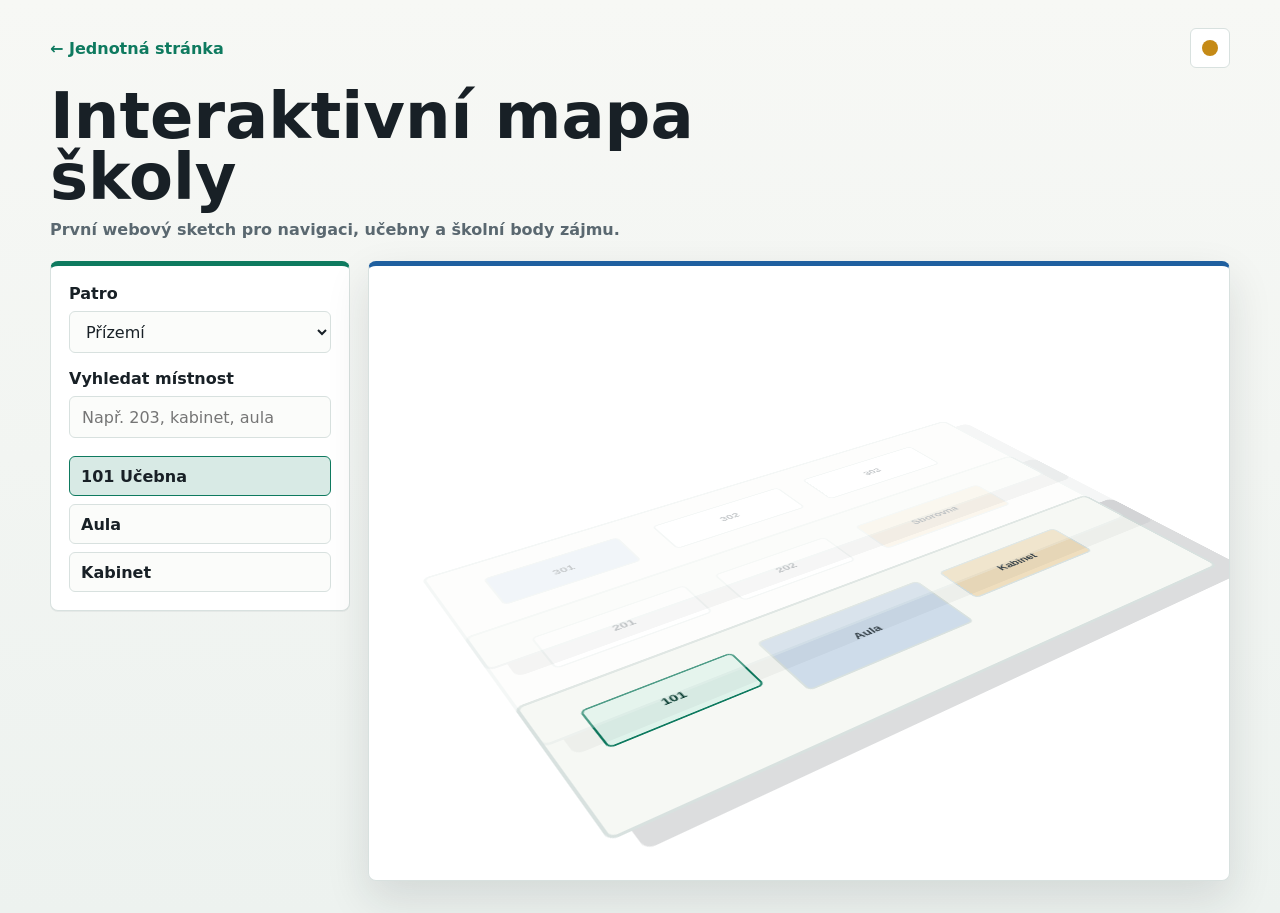
<file: 3D mapa skoly/Interaktivni mapa skoly/index.html>
<!doctype html>
<html lang="cs">
<head>
  <meta charset="utf-8">
  <meta name="viewport" content="width=device-width, initial-scale=1">
  <title>SAI GEVO | Interaktivní mapa školy</title>
  <link rel="stylesheet" href="styles.css">
</head>
<body>
  <header class="app-header">
    <div class="header-top">
      <a href="../../Landing page/Jednotna stranka/index.html" class="back-link">← Jednotná stránka</a>
      <button class="theme-toggle" type="button" id="theme-toggle" aria-label="Přepnout tmavý režim" aria-pressed="false"><span class="theme-icon" aria-hidden="true"></span></button>
    </div>
    <h1>Interaktivní mapa školy</h1>
    <p>První webový sketch pro navigaci, učebny a školní body zájmu.</p>
  </header>

  <main class="map-layout">
    <aside class="control-panel" aria-label="Ovládání mapy">
      <label for="floor-select">Patro</label>
      <select id="floor-select">
        <option value="0">Přízemí</option>
        <option value="1">1. patro</option>
        <option value="2">2. patro</option>
      </select>

      <label for="room-search">Vyhledat místnost</label>
      <input id="room-search" type="search" placeholder="Např. 203, kabinet, aula">

      <div class="room-list" id="room-list" aria-live="polite"></div>
    </aside>

    <section class="school-stage" aria-label="Schematická mapa školy">
      <!-- This prototype uses HTML/CSS blocks now; the same file split can later host Three.js or exported graphics. -->
      <div class="building" id="building"></div>
    </section>
  </main>

  <script src="script.js"></script>
</body>
</html>
</file>
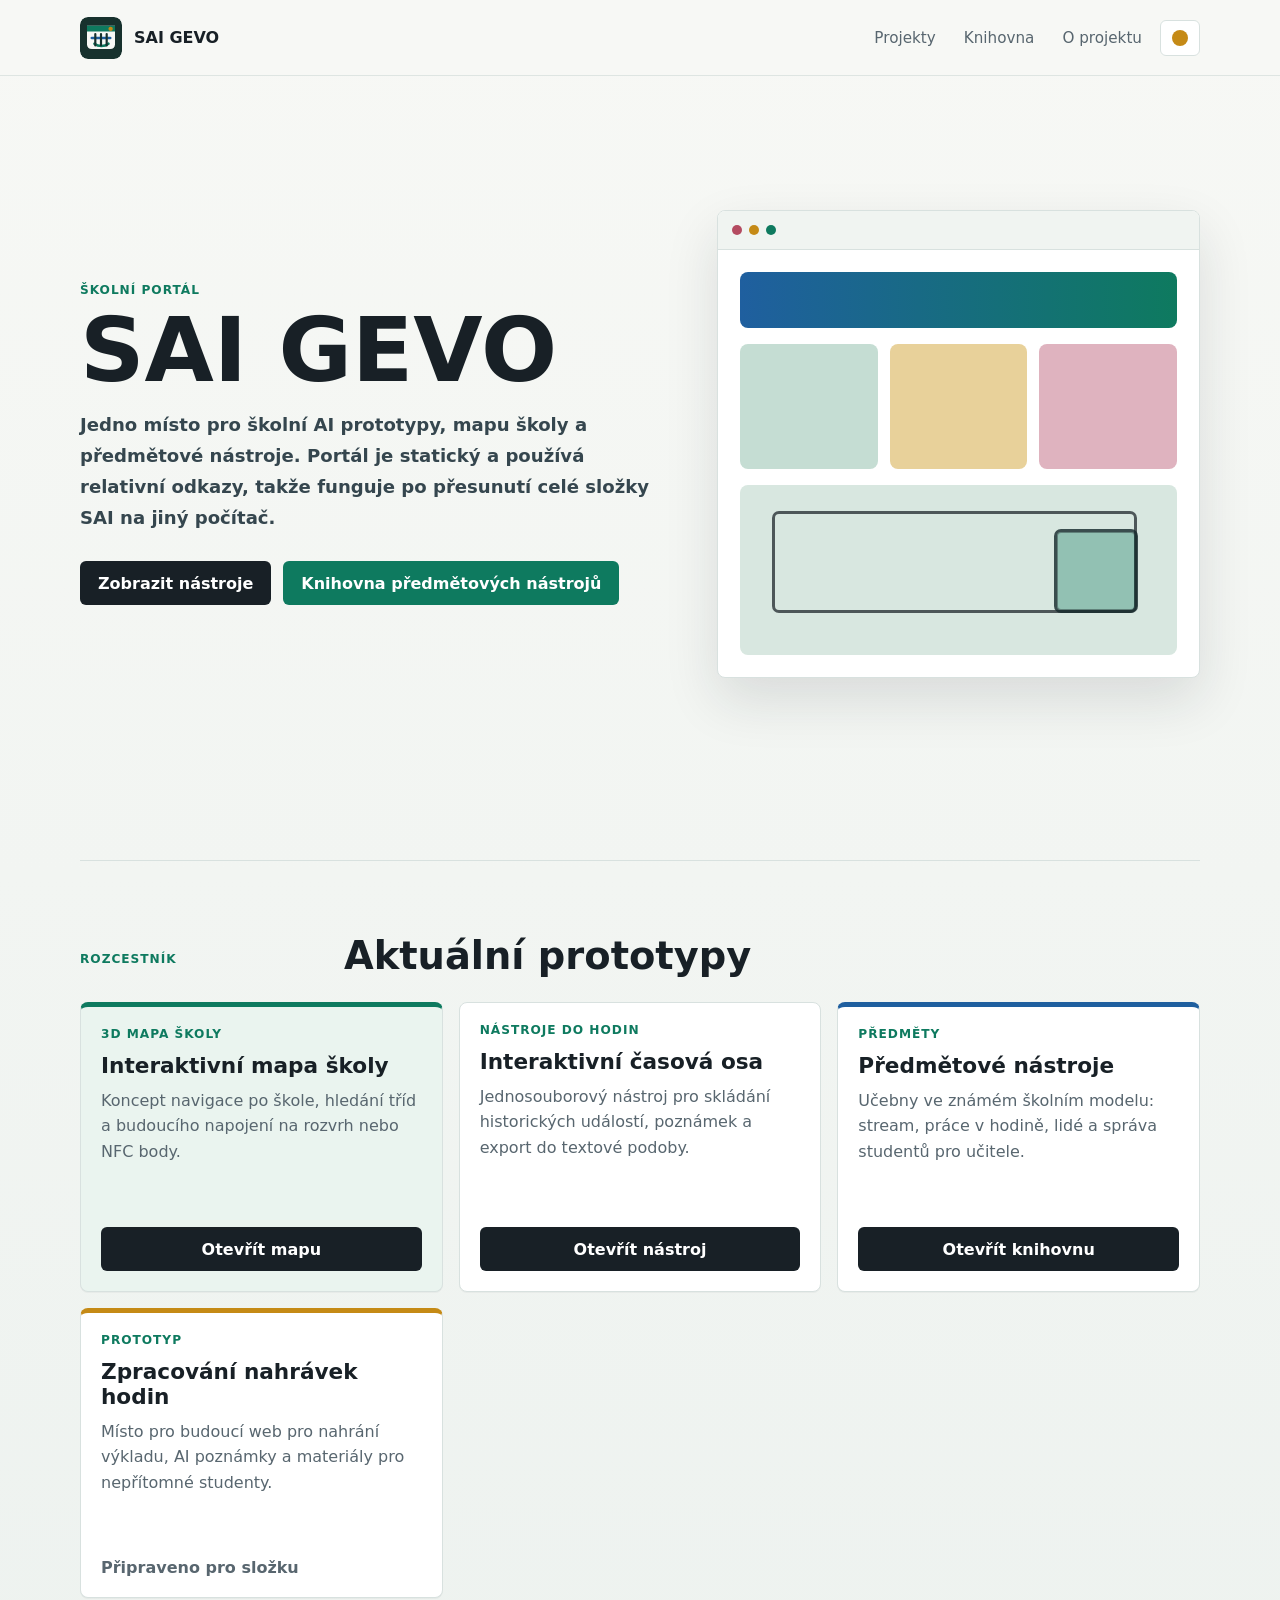
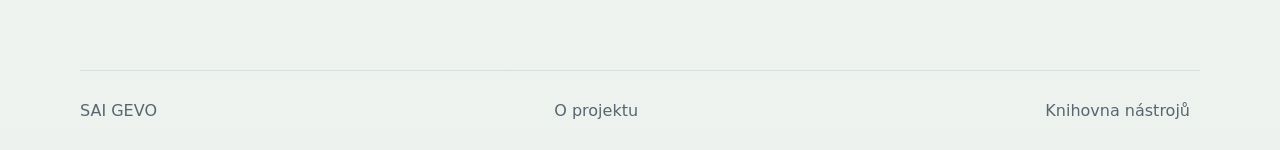
<file: Landing page/Jednotna stranka/index.html>
<!doctype html>
<html lang="cs">
<head>
  <meta charset="utf-8">
  <meta name="viewport" content="width=device-width, initial-scale=1">
  <title>SAI GEVO | Jednotná stránka</title>
  <link rel="stylesheet" href="styles.css">
</head>
<body>
  <header class="site-header">
    <a class="brand" href="./index.html" aria-label="SAI GEVO domů">
      <img src="./graphics/sai-mark.svg" alt="" width="42" height="42">
      <span>SAI GEVO</span>
    </a>
    <nav class="top-nav" aria-label="Hlavní navigace">
      <a href="#projekty">Projekty</a>
      <a href="../Knihovna nastroju/index.html">Knihovna</a>
      <a href="./o-projektu.html">O projektu</a>
      <button class="theme-toggle" type="button" aria-label="Přepnout tmavý režim" aria-pressed="false">
        <span class="theme-icon" aria-hidden="true"></span>
      </button>
    </nav>
  </header>

  <main>
    <section class="hero" aria-labelledby="hero-title">
      <div class="hero-copy">
        <p class="eyebrow">Školní portál</p>
        <h1 id="hero-title">SAI GEVO</h1>
        <p>
          Jedno místo pro školní AI prototypy, mapu školy a předmětové
          nástroje. Portál je statický a používá relativní odkazy, takže
          funguje po přesunutí celé složky SAI na jiný počítač.
        </p>
        <div class="hero-actions">
          <a class="button primary" href="#projekty">Zobrazit nástroje</a>
          <a class="button classroom" href="../Knihovna nastroju/index.html">Knihovna předmětových nástrojů</a>
        </div>
      </div>
      <div class="hero-panel" aria-label="Náhled portálu">
        <div class="panel-top">
          <span></span><span></span><span></span>
        </div>
        <div class="portal-preview">
          <div class="preview-row wide"></div>
          <div class="preview-grid">
            <div></div><div></div><div></div>
          </div>
          <div class="preview-map"></div>
        </div>
      </div>
    </section>

    <section class="section" id="projekty" aria-labelledby="projekty-title">
      <div class="section-heading">
        <p class="eyebrow">Rozcestník</p>
        <h2 id="projekty-title">Aktuální prototypy</h2>
      </div>

      <div class="tool-grid">
        <!-- Relative links start from this index file and keep working after moving the whole SAI folder. -->
        <article class="tool-card featured">
          <div>
            <p class="tag">3D mapa školy</p>
            <h3>Interaktivní mapa školy</h3>
            <p>
              Koncept navigace po škole, hledání tříd a budoucího napojení
              na rozvrh nebo NFC body.
            </p>
          </div>
          <a class="card-link" href="../../3D mapa skoly/Interaktivni mapa skoly/index.html">Otevřít mapu</a>
        </article>

        <article class="tool-card">
          <div>
            <p class="tag">Nástroje do hodin</p>
            <h3>Interaktivní časová osa</h3>
            <p>
              Jednosouborový nástroj pro skládání historických událostí,
              poznámek a export do textové podoby.
            </p>
          </div>
          <a class="card-link" href="../../Nastroje do hodin/Casova osa historie/casova-osa-historie.html">Otevřít nástroj</a>
        </article>

        <article class="tool-card library-card">
          <div>
            <p class="tag">Předměty</p>
            <h3>Předmětové nástroje</h3>
            <p>
              Učebny ve známém školním modelu: stream, práce v hodině,
              lidé a správa studentů pro učitele.
            </p>
          </div>
          <a class="card-link" href="../Knihovna nastroju/index.html">Otevřít knihovnu</a>
        </article>

        <article class="tool-card muted">
          <div>
            <p class="tag">Prototyp</p>
            <h3>Zpracování nahrávek hodin</h3>
            <p>
              Místo pro budoucí web pro nahrání výkladu, AI poznámky
              a materiály pro nepřítomné studenty.
            </p>
          </div>
          <span class="status">Připraveno pro složku</span>
        </article>
      </div>
    </section>
  </main>

  <footer class="site-footer">
    <span>SAI GEVO</span>
    <a href="./o-projektu.html">O projektu</a>
    <a href="../Knihovna nastroju/index.html">Knihovna nástrojů</a>
  </footer>

  <script src="script.js"></script>
</body>
</html>
</file>
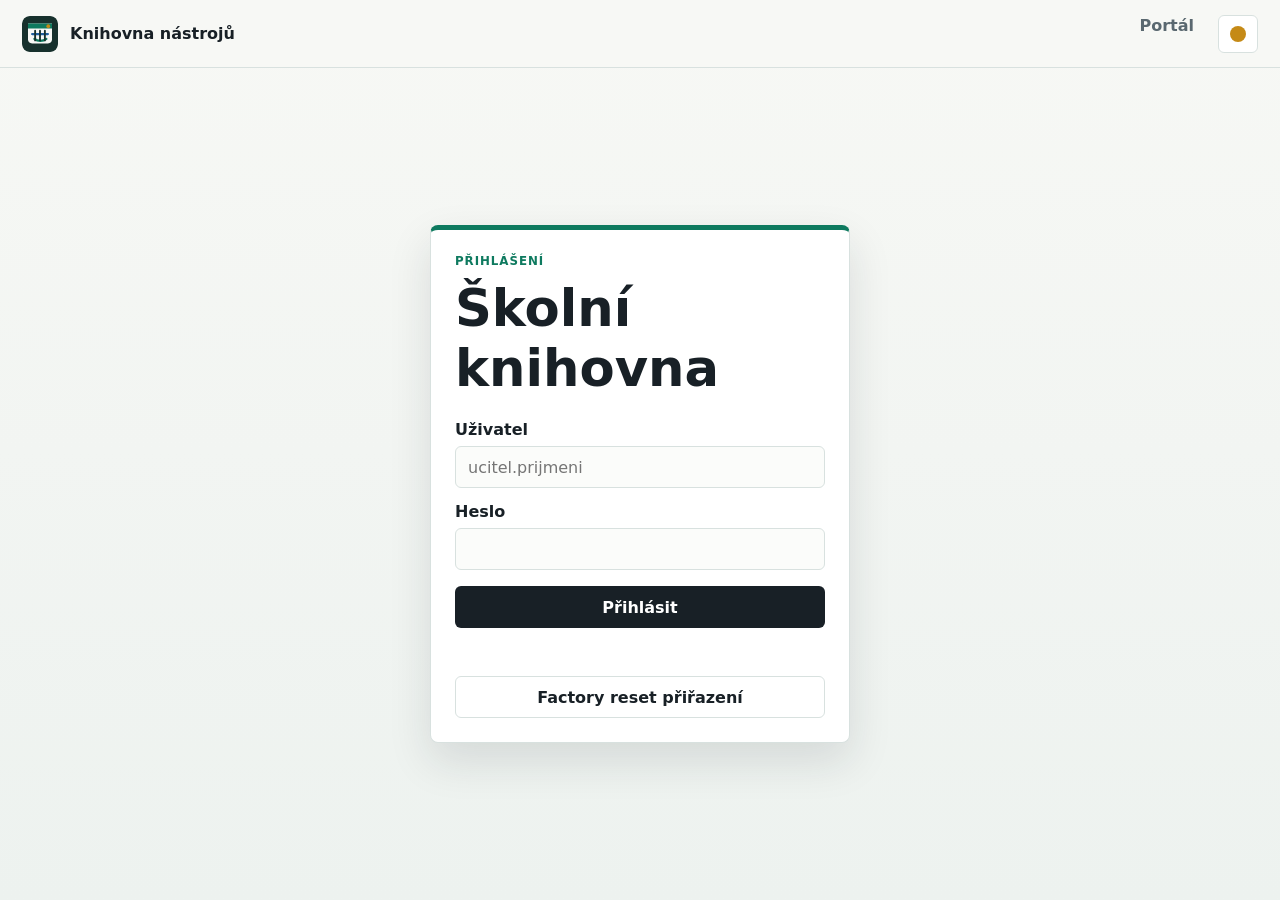
<file: Landing page/Knihovna nastroju/index.html>
<!doctype html>
<html lang="cs">
<head>
  <meta charset="utf-8">
  <meta name="viewport" content="width=device-width, initial-scale=1">
  <title>SAI GEVO | Knihovna nástrojů</title>
  <link rel="stylesheet" href="styles.css">
</head>
<body>
  <header class="classroom-header">
    <a class="brand" href="../Jednotna stranka/index.html">
      <img src="../Jednotna stranka/graphics/sai-mark.svg" alt="" width="36" height="36">
      <span>Knihovna nástrojů</span>
    </a>
    <nav aria-label="Knihovna">
      <a href="../Jednotna stranka/index.html">Portál</a>
      <span class="user-chip" id="user-chip"></span>
      <button class="sign-out" type="button" id="sign-out">Odhlásit</button>
      <button class="theme-toggle" type="button" id="theme-toggle" aria-label="Přepnout tmavý režim" aria-pressed="false"><span class="theme-icon" aria-hidden="true"></span></button>
    </nav>
  </header>

  <main class="login-shell" id="login-shell">
    <section class="login-card" aria-labelledby="login-title">
      <p class="eyebrow">Přihlášení</p>
      <h1 id="login-title">Školní knihovna</h1>
      <form id="login-form">
        <label for="username">Uživatel</label>
        <input id="username" name="username" autocomplete="username" required placeholder="ucitel.prijmeni">

        <label for="password">Heslo</label>
        <input id="password" name="password" autocomplete="current-password" required type="password">

        <button type="submit">Přihlásit</button>
        <p class="login-error" id="login-error" role="alert"></p>
      </form>
      <button class="factory-reset" type="button" id="factory-reset">Factory reset přiřazení</button>
    </section>
  </main>

  <main class="classroom-shell" id="classroom-shell">
    <aside class="sidebar" aria-label="Předměty">
      <div id="subject-list"></div>
    </aside>

    <section class="content" aria-labelledby="library-title">
      <div class="hero-strip">
        <div>
          <p class="eyebrow" id="library-eyebrow">Školní učebny</p>
          <h1 id="library-title">Moje předměty</h1>
        </div>
        <input id="tool-search" type="search" placeholder="Hledat předmět nebo nástroj">
      </div>

      <div class="top-tabs" id="top-tabs" aria-label="Sekce knihovny"></div>

      <div class="view-tools">
        <button class="back-to-subjects" id="back-to-subjects" type="button">Všechny předměty</button>
        <h2 id="subject-title"></h2>
      </div>

      <div class="class-grid" id="class-grid">
        <!-- Cards are rendered from script.js so subjects and tools stay in one data source. -->
      </div>
    </section>
  </main>

  <script src="script.js"></script>
</body>
</html>
</file>
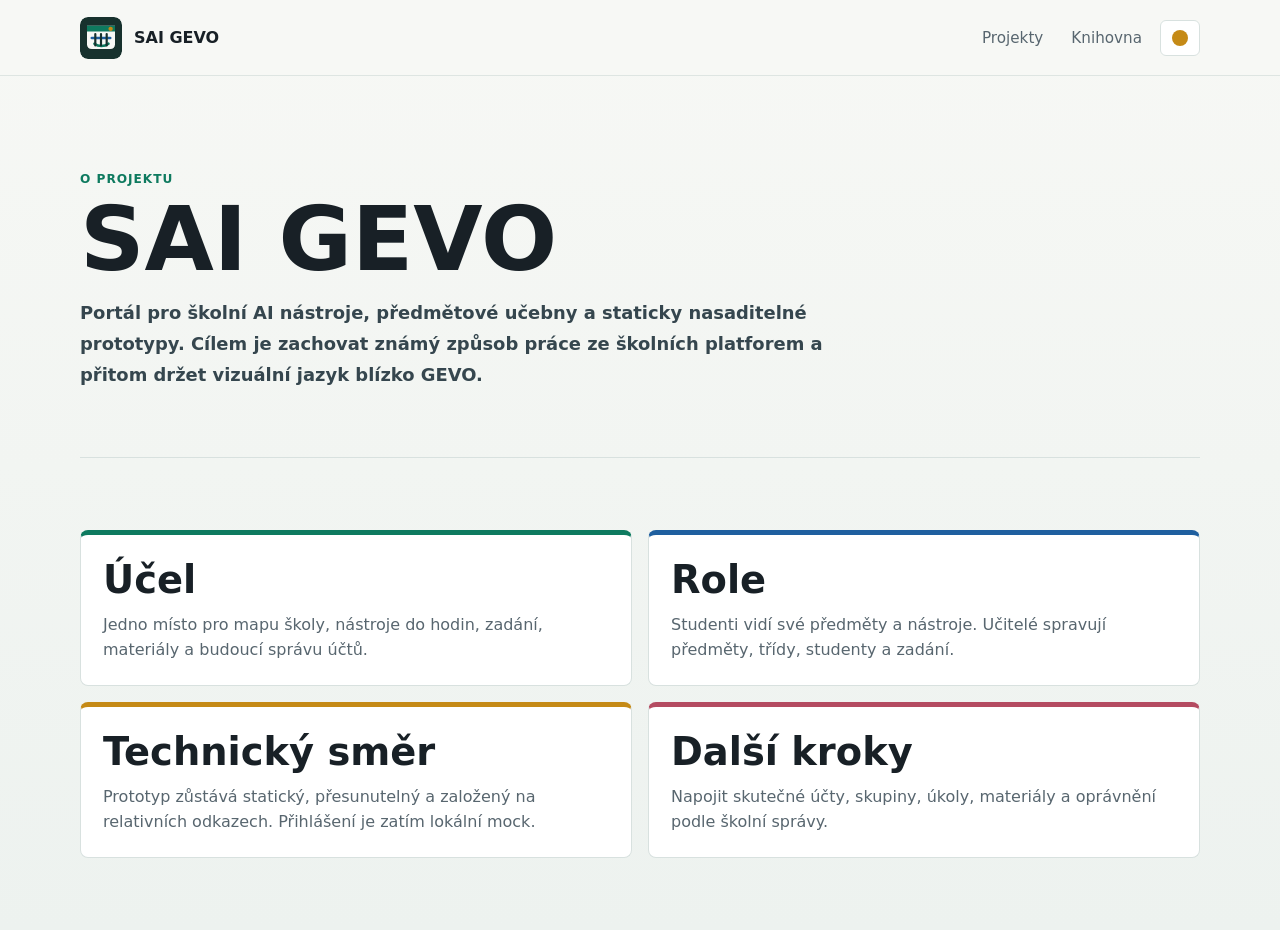
<file: Landing page/Jednotna stranka/o-projektu.html>
<!doctype html>
<html lang="cs">
<head>
  <meta charset="utf-8">
  <meta name="viewport" content="width=device-width, initial-scale=1">
  <title>SAI GEVO | O projektu</title>
  <link rel="stylesheet" href="styles.css">
</head>
<body>
  <header class="site-header">
    <a class="brand" href="./index.html" aria-label="SAI GEVO domů">
      <img src="./graphics/sai-mark.svg" alt="" width="42" height="42">
      <span>SAI GEVO</span>
    </a>
    <nav class="top-nav" aria-label="Hlavní navigace">
      <a href="./index.html#projekty">Projekty</a>
      <a href="../Knihovna nastroju/index.html">Knihovna</a>
      <button class="theme-toggle" type="button" aria-label="Přepnout tmavý režim" aria-pressed="false">
        <span class="theme-icon" aria-hidden="true"></span>
      </button>
    </nav>
  </header>

  <main>
    <section class="about-hero">
      <p class="eyebrow">O projektu</p>
      <h1>SAI GEVO</h1>
      <p>Portál pro školní AI nástroje, předmětové učebny a staticky nasaditelné prototypy. Cílem je zachovat známý způsob práce ze školních platforem a přitom držet vizuální jazyk blízko GEVO.</p>
    </section>

    <section class="section">
      <div class="about-grid">
        <article>
          <h2>Účel</h2>
          <p>Jedno místo pro mapu školy, nástroje do hodin, zadání, materiály a budoucí správu účtů.</p>
        </article>
        <article>
          <h2>Role</h2>
          <p>Studenti vidí své předměty a nástroje. Učitelé spravují předměty, třídy, studenty a zadání.</p>
        </article>
        <article>
          <h2>Technický směr</h2>
          <p>Prototyp zůstává statický, přesunutelný a založený na relativních odkazech. Přihlášení je zatím lokální mock.</p>
        </article>
        <article>
          <h2>Další kroky</h2>
          <p>Napojit skutečné účty, skupiny, úkoly, materiály a oprávnění podle školní správy.</p>
        </article>
      </div>
    </section>
  </main>

  <script src="script.js"></script>
</body>
</html>
</file>
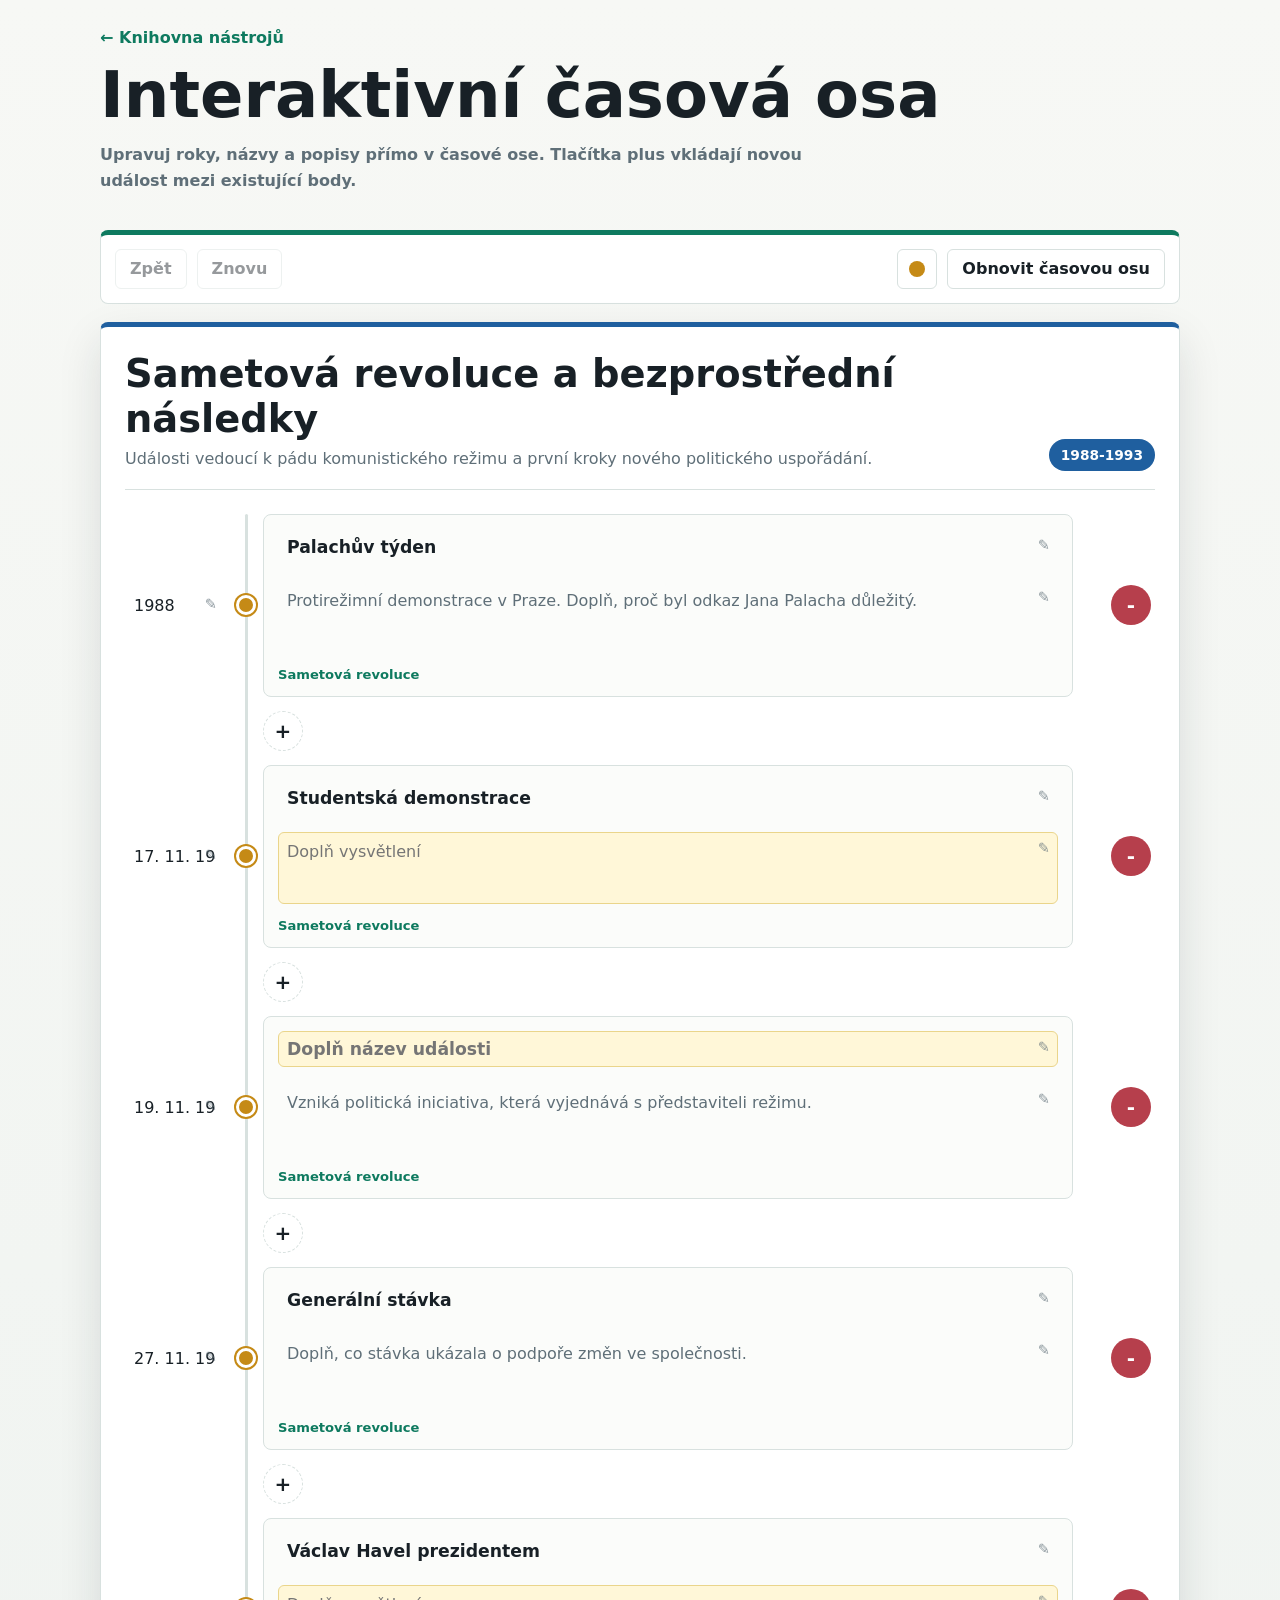
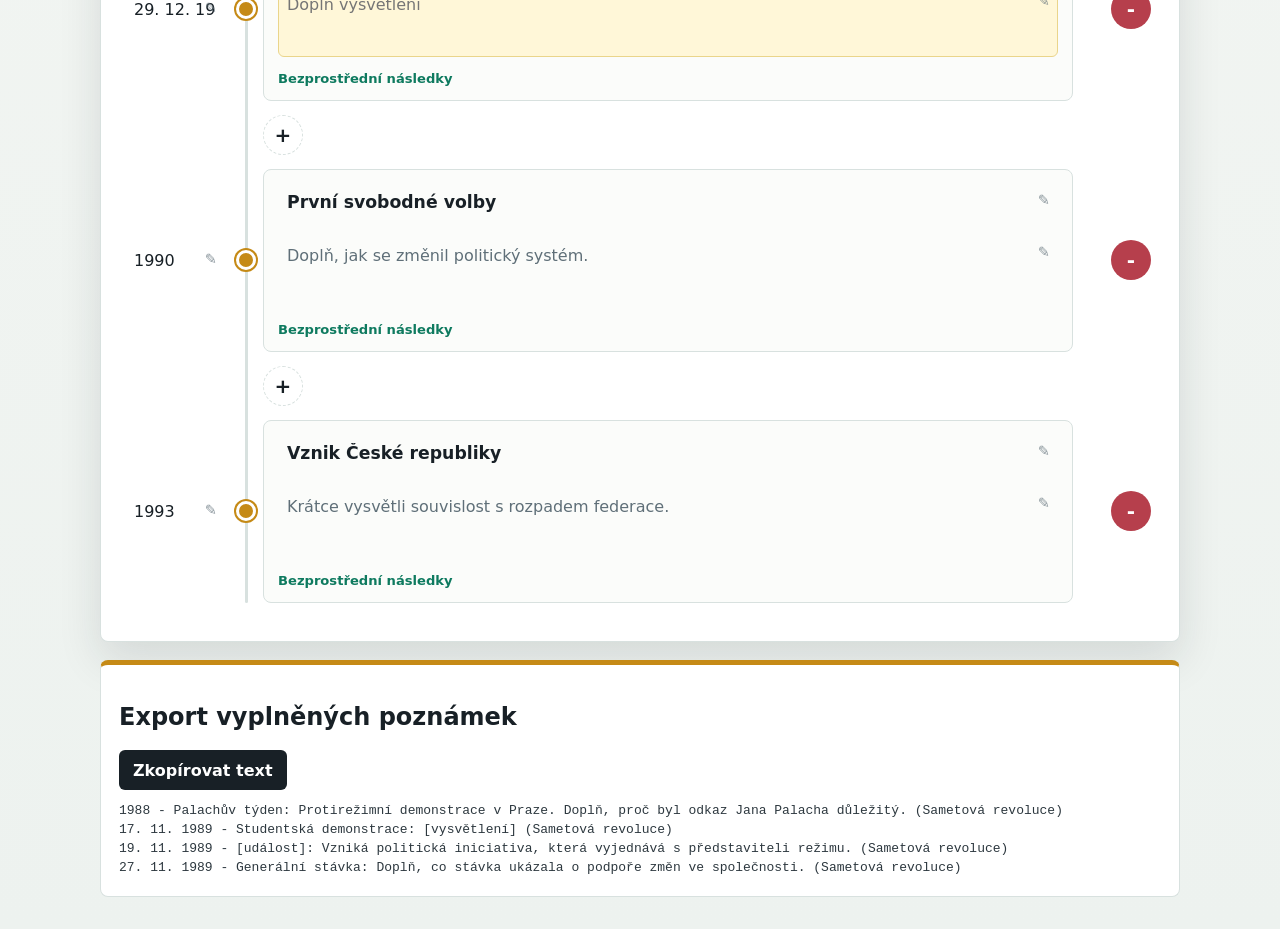
<file: Nastroje do hodin/Casova osa historie/casova-osa-historie.html>
<!doctype html>
<html lang="cs">
<head>
  <meta charset="utf-8">
  <meta name="viewport" content="width=device-width, initial-scale=1">
  <title>SAI GEVO | Interaktivní časová osa</title>
  <style>
    :root {
      color-scheme: light;
      --ink: #182026;
      --muted: #5f6f78;
      --line: #d8e1df;
      --paper: #f7f8f5;
      --paper-deep: #edf2ef;
      --panel: #ffffff;
      --green: #0e7a5f;
      --blue: #1f5f9f;
      --gold: #c58a16;
      --danger: #b63f4c;
      --field: #fbfcfa;
      --focus-field: #ffffff;
      --empty-bg: #fff7d8;
      --empty-border: #ead58b;
      --empty-ink: #8b6b10;
      --export-ink: #2d383f;
      --button-ink: #ffffff;
      --shadow: 0 18px 44px rgba(24, 32, 38, 0.12);
      --axis-x: 120px;
    }

    [data-theme="dark"] {
      color-scheme: dark;
      --ink: #edf3f0;
      --muted: #a9b8b3;
      --line: #33443f;
      --paper: #101615;
      --paper-deep: #0d1312;
      --panel: #17201e;
      --green: #72d3b2;
      --blue: #80b7ef;
      --gold: #e2b75d;
      --danger: #e06b78;
      --field: #1d2825;
      --focus-field: #22322e;
      --empty-bg: #403819;
      --empty-border: #806d24;
      --empty-ink: #f1d984;
      --export-ink: #d9e5e0;
      --button-ink: #111817;
      --shadow: 0 18px 48px rgba(0, 0, 0, 0.38);
    }

    * { box-sizing: border-box; }

    body {
      margin: 0;
      color: var(--ink);
      background: linear-gradient(180deg, var(--paper) 0, var(--paper-deep) 100%);
      font-family: Inter, ui-sans-serif, system-ui, -apple-system, BlinkMacSystemFont, "Segoe UI", sans-serif;
    }

    header,
    main {
      width: min(1080px, calc(100% - 32px));
      margin: 0 auto;
    }

    header { padding: 28px 0 20px; }

    a {
      color: var(--green);
      font-weight: 800;
      text-decoration: none;
    }

    h1 {
      margin: 18px 0 8px;
      font-size: clamp(2.4rem, 5vw, 4.8rem);
      line-height: 0.96;
      letter-spacing: 0;
    }

    header p {
      max-width: 760px;
      color: var(--muted);
      line-height: 1.6;
      font-weight: 550;
    }

    .toolbar,
    .timeline,
    .export-box {
      border: 1px solid var(--line);
      border-radius: 8px;
      background: var(--panel);
    }

    .toolbar {
      display: flex;
      align-items: center;
      justify-content: space-between;
      gap: 12px;
      margin-bottom: 18px;
      padding: 14px;
      border-top: 5px solid var(--green);
    }

    .toolbar-group {
      display: flex;
      gap: 10px;
      flex-wrap: wrap;
    }

    button {
      min-height: 40px;
      border: 0;
      border-radius: 6px;
      padding: 0 14px;
      color: var(--button-ink);
      background: var(--ink);
      font: inherit;
      font-weight: 800;
      cursor: pointer;
    }

    button:disabled {
      cursor: not-allowed;
      opacity: 0.45;
    }

    .secondary {
      color: var(--ink);
      border: 1px solid var(--line);
      background: var(--panel);
    }

    .theme-toggle {
      width: 40px;
      min-height: 40px;
      padding: 0;
      border: 1px solid var(--line);
      background: var(--panel);
    }

    .theme-icon {
      display: block;
      width: 16px;
      height: 16px;
      margin: 0 auto;
      border-radius: 50%;
      background: var(--gold);
      box-shadow: 7px -5px 0 -2px var(--panel);
    }

    [data-theme="dark"] .theme-icon {
      background: var(--blue);
      box-shadow: 7px -5px 0 -2px var(--panel);
    }

    .timeline {
      min-height: 520px;
      padding: 24px;
      border-top: 5px solid var(--blue);
      box-shadow: var(--shadow);
    }

    .timeline-heading {
      display: flex;
      align-items: end;
      justify-content: space-between;
      gap: 16px;
      margin-bottom: 24px;
      border-bottom: 1px solid var(--line);
      padding-bottom: 18px;
    }

    .timeline-heading h2 {
      margin: 0 0 6px;
      font-size: clamp(1.4rem, 3vw, 2.4rem);
    }

    .timeline-heading p {
      margin: 0;
      color: var(--muted);
      line-height: 1.5;
    }

    .badge {
      flex: 0 0 auto;
      border-radius: 999px;
      padding: 8px 12px;
      color: #fff;
      background: var(--blue);
      font-weight: 800;
      font-size: 0.86rem;
    }

    .timeline-events {
      position: relative;
    }

    .timeline-events::before {
      content: "";
      position: absolute;
      left: var(--axis-x);
      top: 0;
      bottom: 14px;
      width: 3px;
      border-radius: 999px;
      background: var(--line);
    }

    .event {
      display: grid;
      grid-template-columns: 100px 1fr 44px;
      gap: 38px;
      padding: 0 0 14px;
      position: relative;
    }

    .year-field {
      align-self: center;
      font-weight: 900;
      color: var(--blue);
    }

    .year-wrap {
      align-self: center;
    }

    .event-card {
      border: 1px solid var(--line);
      border-radius: 8px;
      padding: 14px;
      background: var(--field);
      position: relative;
    }

    .event-card::before {
      content: "";
      position: absolute;
      left: -28px;
      top: 50%;
      width: 14px;
      height: 14px;
      border: 3px solid var(--panel);
      border-radius: 50%;
      background: var(--gold);
      box-shadow: 0 0 0 2px var(--gold);
      transform: translateY(-50%);
      z-index: 1;
    }

    .field-wrap {
      position: relative;
    }

    .field-wrap + .field-wrap {
      margin-top: 8px;
    }

    .edit-hint {
      position: absolute;
      right: 8px;
      top: 8px;
      color: var(--muted);
      pointer-events: none;
      font-size: 0.9rem;
      opacity: 0.72;
    }

    .editable {
      width: 100%;
      border: 1px solid transparent;
      border-radius: 6px;
      padding: 7px 8px;
      color: var(--ink);
      background: transparent;
      font: inherit;
    }

    .editable:focus {
      border-color: var(--blue);
      outline: 3px solid rgba(31, 95, 159, 0.14);
      background: var(--focus-field);
    }

    .event-title {
      margin-bottom: 8px;
      font-size: 1.08rem;
      font-weight: 900;
      padding-right: 30px;
    }

    .event-note {
      min-height: 72px;
      overflow: hidden;
      color: var(--muted);
      line-height: 1.5;
      resize: none;
      padding-right: 30px;
    }

    .event-meta {
      margin-top: 10px;
      color: var(--green);
      font-size: 0.82rem;
      font-weight: 800;
    }

    .empty-field {
      color: var(--empty-ink);
      background: var(--empty-bg);
      border-color: var(--empty-border);
    }

    .event-actions {
      align-self: center;
      display: grid;
      gap: 8px;
    }

    .icon-button,
    .insert-button {
      width: 40px;
      min-height: 40px;
      padding: 0;
      border-radius: 50%;
      display: grid;
      place-items: center;
      font-size: 1.25rem;
      line-height: 1;
    }

    .delete-button { background: var(--danger); }

    .insert-row {
      display: grid;
      grid-template-columns: 100px 1fr 44px;
      gap: 38px;
      padding: 0 0 14px;
    }

    .insert-button {
      grid-column: 2;
      justify-self: start;
      color: var(--ink);
      border: 1px dashed var(--line);
      background: var(--panel);
    }

    .export-box {
      margin: 18px 0 32px;
      padding: 18px;
      border-top: 5px solid var(--gold);
    }

    pre {
      overflow-x: auto;
      overflow-y: hidden;
      white-space: pre-wrap;
      line-height: 1.45;
      height: 5.8em;
      margin: 12px 0 0;
      color: var(--export-ink);
    }

    @media (max-width: 760px) {
      .toolbar,
      .timeline-heading {
        align-items: flex-start;
        flex-direction: column;
      }

      .event,
      .insert-row {
        --axis-x: 88px;
        grid-template-columns: 70px 1fr 44px;
        gap: 36px;
      }
    }

    @media (max-width: 560px) {
      .timeline { padding: 16px; }

      .event { grid-template-columns: 1fr 44px; }

      .year-wrap { grid-column: 1 / -1; }

      .timeline-events::before,
      .event-card::before { display: none; }

      .insert-row {
        display: flex;
        padding-left: 0;
      }
    }
  </style>
</head>
<body>
  <header>
    <a href="../../Landing page/Knihovna nastroju/index.html">← Knihovna nástrojů</a>
    <h1>Interaktivní časová osa</h1>
    <p>Upravuj roky, názvy a popisy přímo v časové ose. Tlačítka plus vkládají novou událost mezi existující body.</p>
  </header>

  <main>
    <section class="toolbar" aria-label="Ovládání časové osy">
      <div class="toolbar-group">
        <button class="secondary" type="button" id="undo-button">Zpět</button>
        <button class="secondary" type="button" id="redo-button">Znovu</button>
      </div>
      <div class="toolbar-group">
        <button class="secondary theme-toggle" type="button" id="theme-toggle" aria-label="Přepnout tmavý režim" aria-pressed="false"><span class="theme-icon" aria-hidden="true"></span></button>
        <button class="secondary" type="button" id="reset-fields">Obnovit časovou osu</button>
      </div>
    </section>

    <section class="timeline" id="timeline" aria-label="Časová osa"></section>

    <section class="export-box" aria-labelledby="export-title">
      <h2 id="export-title">Export vyplněných poznámek</h2>
      <button type="button" id="copy-export">Zkopírovat text</button>
      <pre id="export-text"></pre>
    </section>
  </main>

  <script>
    const timelines = [
      {
        id: "samet",
        title: "Sametová revoluce a bezprostřední následky",
        category: "Sametová revoluce",
        period: "1988-1993",
        description: "Události vedoucí k pádu komunistického režimu a první kroky nového politického uspořádání.",
        events: [
          { year: "1988", title: "Palachův týden", note: "Protirežimní demonstrace v Praze. Doplň, proč byl odkaz Jana Palacha důležitý.", category: "Sametová revoluce" },
          { year: "17. 11. 1989", title: "Studentská demonstrace", note: "", category: "Sametová revoluce" },
          { year: "19. 11. 1989", title: "", note: "Vzniká politická iniciativa, která vyjednává s představiteli režimu.", category: "Sametová revoluce" },
          { year: "27. 11. 1989", title: "Generální stávka", note: "Doplň, co stávka ukázala o podpoře změn ve společnosti.", category: "Sametová revoluce" },
          { year: "29. 12. 1989", title: "Václav Havel prezidentem", note: "", category: "Bezprostřední následky" },
          { year: "1990", title: "První svobodné volby", note: "Doplň, jak se změnil politický systém.", category: "Bezprostřední následky" },
          { year: "1993", title: "Vznik České republiky", note: "Krátce vysvětli souvislost s rozpadem federace.", category: "Bezprostřední následky" }
        ]
      },
      {
        id: "ww1",
        title: "Jak začala první světová válka",
        category: "WW1",
        period: "1879-1914",
        description: "Dlouhodobé napětí, alianční systém a červencová krize.",
        events: [
          { year: "1879", title: "Dvojspolek", note: "Německo a Rakousko-Uhersko uzavírají spojeneckou smlouvu.", category: "WW1" },
          { year: "1908", title: "Anexe Bosny a Hercegoviny", note: "", category: "WW1" },
          { year: "1912-1913", title: "Balkánské války", note: "Doplň, proč Balkán zvyšoval napětí mezi velmocemi.", category: "WW1" },
          { year: "28. 6. 1914", title: "", note: "V Sarajevu je spáchán atentát na následníka trůnu.", category: "WW1" },
          { year: "23. 7. 1914", title: "Ultimátum Srbsku", note: "Doplň, proč bylo ultimátum pro Srbsko těžko přijatelné.", category: "WW1" },
          { year: "28. 7. 1914", title: "Rakousko-Uhersko vyhlašuje válku Srbsku", note: "", category: "WW1" },
          { year: "srpen 1914", title: "Válka se rozšiřuje", note: "Doplň, jak alianční závazky změnily lokální konflikt ve světovou válku.", category: "WW1" }
        ]
      },
      {
        id: "husite",
        title: "Husitské války",
        category: "Husitství",
        period: "1402-1436",
        description: "Od reformní kritiky církve přes defenestraci po basilejská kompaktáta.",
        events: [
          { year: "1402", title: "Jan Hus káže v Betlémské kapli", note: "Doplň hlavní body Husovy kritiky církve.", category: "Husitství" },
          { year: "1415", title: "", note: "Jan Hus je v Kostnici odsouzen a upálen.", category: "Husitství" },
          { year: "1419", title: "První pražská defenestrace", note: "", category: "Husitství" },
          { year: "1420", title: "Bitva na Vítkově", note: "Doplň, proč byla obrana Prahy důležitá.", category: "Husitství" },
          { year: "1434", title: "Bitva u Lipan", note: "Radikální husité jsou poraženi koalicí umírněných husitů a katolíků.", category: "Husitství" },
          { year: "1436", title: "Basilejská kompaktáta", note: "", category: "Husitství" }
        ]
      },
      {
        id: "ww2",
        title: "Cesta ke druhé světové válce",
        category: "WW2",
        period: "1919-1939",
        description: "Vybrané meziválečné události, které přispěly k vypuknutí války.",
        events: [
          { year: "1919", title: "Versailleská smlouva", note: "Doplň, jak smlouva ovlivnila Německo.", category: "WW2" },
          { year: "1933", title: "", note: "Adolf Hitler se stává německým kancléřem.", category: "WW2" },
          { year: "1936", title: "Remilitarizace Porýní", note: "", category: "WW2" },
          { year: "1938", title: "Mnichovská dohoda", note: "Doplň důsledek pro Československo.", category: "WW2" },
          { year: "15. 3. 1939", title: "Okupace českých zemí", note: "", category: "WW2" },
          { year: "1. 9. 1939", title: "Napadení Polska", note: "Doplň, proč tato událost znamenala začátek války v Evropě.", category: "WW2" }
        ]
      }
    ];

    const params = new URLSearchParams(window.location.search);
    const timelineId = params.get("timeline") || timelines[0].id;
    const selectedTimeline = timelines.find((item) => item.id === timelineId) || timelines[0];
    const timeline = document.querySelector("#timeline");
    const exportText = document.querySelector("#export-text");
    const copyButton = document.querySelector("#copy-export");
    const resetButton = document.querySelector("#reset-fields");
    const undoButton = document.querySelector("#undo-button");
    const redoButton = document.querySelector("#redo-button");
    const themeToggle = document.querySelector("#theme-toggle");

    let workingEvents = cloneEvents(selectedTimeline.events);
    let undoStack = [];
    let redoStack = [];

    const storedTheme = localStorage.getItem("sai-theme");
    const prefersDark = window.matchMedia("(prefers-color-scheme: dark)").matches;
    setTheme(storedTheme || (prefersDark ? "dark" : "light"));

    function cloneEvents(events) {
      return events.map((event) => ({ ...event }));
    }

    function snapshot() {
      return cloneEvents(workingEvents);
    }

    function restore(events) {
      workingEvents = cloneEvents(events);
      render();
    }

    function recordHistory() {
      undoStack.push(snapshot());
      redoStack = [];
      updateHistoryButtons();
    }

    function yearNumber(value) {
      const match = String(value).match(/\d{3,4}/);
      return match ? Number(match[0]) : Number.NaN;
    }

    function sortedEventsWithIndex() {
      return workingEvents
        .map((event, index) => ({ event, index }))
        .sort((a, b) => {
          const aYear = yearNumber(a.event.year);
          const bYear = yearNumber(b.event.year);
          if (Number.isNaN(aYear) && Number.isNaN(bYear)) return a.index - b.index;
          if (Number.isNaN(aYear)) return 1;
          if (Number.isNaN(bYear)) return -1;
          return aYear - bYear || a.index - b.index;
        });
    }

    function render() {
      const ordered = sortedEventsWithIndex();
      timeline.innerHTML = "";

      const heading = document.createElement("div");
      heading.className = "timeline-heading";
      heading.innerHTML = `
        <div>
          <h2>${selectedTimeline.title}</h2>
          <p>${selectedTimeline.description}</p>
        </div>
        <span class="badge">${selectedTimeline.period}</span>
      `;
      timeline.append(heading);

      const eventList = document.createElement("div");
      eventList.className = "timeline-events";
      ordered.forEach(({ event, index }, orderedIndex) => {
        eventList.append(createEventElement(event, index));
        if (orderedIndex < ordered.length - 1) eventList.append(createInsertRow(index + 1));
      });
      timeline.append(eventList);

      renderExport();
      updateHistoryButtons();
    }

    function createEventElement(event, index) {
      const item = document.createElement("article");
      item.className = "event";

      const yearInput = document.createElement("input");
      yearInput.className = `year-field editable ${event.year ? "" : "empty-field"}`;
      yearInput.value = event.year;
      yearInput.setAttribute("aria-label", "Rok události");
      yearInput.addEventListener("focus", recordHistoryOnce);
      yearInput.addEventListener("input", (inputEvent) => updateEvent(index, "year", inputEvent.target.value));

      const card = document.createElement("div");
      card.className = "event-card";

      const titleInput = document.createElement("input");
      titleInput.className = `event-title editable ${event.title ? "" : "empty-field"}`;
      titleInput.value = event.title;
      titleInput.placeholder = "Doplň název události";
      titleInput.setAttribute("aria-label", "Název události");
      titleInput.addEventListener("focus", recordHistoryOnce);
      titleInput.addEventListener("input", (inputEvent) => updateEvent(index, "title", inputEvent.target.value));

      const noteInput = document.createElement("textarea");
      noteInput.className = `event-note editable ${event.note ? "" : "empty-field"}`;
      noteInput.value = event.note;
      noteInput.placeholder = "Doplň vysvětlení";
      noteInput.setAttribute("aria-label", "Popis události");
      noteInput.addEventListener("focus", recordHistoryOnce);
      noteInput.addEventListener("input", (inputEvent) => {
        updateEvent(index, "note", inputEvent.target.value);
        autoResize(noteInput);
      });
      requestAnimationFrame(() => autoResize(noteInput));

      const meta = document.createElement("div");
      meta.className = "event-meta";
      meta.textContent = event.category;

      const actions = document.createElement("div");
      actions.className = "event-actions";

      const deleteButton = document.createElement("button");
      deleteButton.className = "icon-button delete-button";
      deleteButton.type = "button";
      deleteButton.textContent = "-";
      deleteButton.setAttribute("aria-label", "Odstranit událost");
      deleteButton.addEventListener("click", () => deleteEvent(index));
      actions.append(deleteButton);

      card.append(wrapEditable(titleInput), wrapEditable(noteInput), meta);
      const yearWrap = wrapEditable(yearInput);
      yearWrap.classList.add("year-wrap");

      item.append(yearWrap, card, actions);
      return item;
    }

    function wrapEditable(field) {
      const wrapper = document.createElement("div");
      wrapper.className = "field-wrap";
      const hint = document.createElement("span");
      hint.className = "edit-hint";
      hint.textContent = "✎";
      wrapper.append(field, hint);
      return wrapper;
    }

    function autoResize(textarea) {
      textarea.style.height = "auto";
      textarea.style.height = `${textarea.scrollHeight}px`;
    }

    function createInsertRow(insertIndex) {
      const row = document.createElement("div");
      row.className = "insert-row";

      const button = document.createElement("button");
      button.className = "insert-button";
      button.type = "button";
      button.textContent = "+";
      button.setAttribute("aria-label", "Vložit novou událost");
      button.addEventListener("click", () => insertEvent(insertIndex));
      row.append(button);
      return row;
    }

    function recordHistoryOnce(event) {
      if (event.target.dataset.historyOpen === "true") return;
      event.target.dataset.historyOpen = "true";
      recordHistory();
      event.target.addEventListener("blur", () => {
        event.target.dataset.historyOpen = "false";
      }, { once: true });
    }

    function updateEvent(index, key, value) {
      workingEvents[index][key] = value;
      renderExport();
    }

    function insertEvent(index) {
      recordHistory();
      workingEvents.splice(index, 0, {
        year: "",
        title: "",
        note: "",
        category: selectedTimeline.category
      });
      render();
    }

    function deleteEvent(index) {
      recordHistory();
      workingEvents.splice(index, 1);
      render();
    }

    function undo() {
      if (undoStack.length === 0) return;
      redoStack.push(snapshot());
      restore(undoStack.pop());
    }

    function redo() {
      if (redoStack.length === 0) return;
      undoStack.push(snapshot());
      restore(redoStack.pop());
    }

    function updateHistoryButtons() {
      undoButton.disabled = undoStack.length === 0;
      redoButton.disabled = redoStack.length === 0;
    }

    function setTheme(theme) {
      document.documentElement.dataset.theme = theme;
      localStorage.setItem("sai-theme", theme);
      themeToggle?.setAttribute("aria-pressed", String(theme === "dark"));
    }

    function renderExport() {
      exportText.textContent = sortedEventsWithIndex()
        .map(({ event }) => `${event.year || "[rok]"} - ${event.title || "[událost]"}: ${event.note || "[vysvětlení]"} (${event.category})`)
        .join("\n");
    }

    function resetTimeline() {
      recordHistory();
      workingEvents = cloneEvents(selectedTimeline.events);
      render();
    }

    undoButton.addEventListener("click", undo);
    redoButton.addEventListener("click", redo);
    resetButton.addEventListener("click", resetTimeline);
    themeToggle.addEventListener("click", () => {
      const nextTheme = document.documentElement.dataset.theme === "dark" ? "light" : "dark";
      setTheme(nextTheme);
    });

    copyButton.addEventListener("click", async () => {
      await navigator.clipboard.writeText(exportText.textContent);
      copyButton.textContent = "Zkopírováno";
      setTimeout(() => {
        copyButton.textContent = "Zkopírovat text";
      }, 1200);
    });

    render();
  </script>
</body>
</html>
</file>
<file: 3D mapa skoly/Interaktivni mapa skoly/styles.css>
:root {
  color-scheme: light;
  --ink: #182026;
  --muted: #5a6870;
  --line: #d8e1df;
  --paper: #f7f8f5;
  --paper-deep: #edf2ef;
  --panel: #ffffff;
  --field: #fbfcfa;
  --floor: #f6f8f4;
  --room: #ffffff;
  --green: #0e7a5f;
  --blue: #1f5f9f;
  --gold: #c58a16;
  --deep: #17312d;
  --room-ink: #354149;
  --highlight-bg: #dff3eb;
  --highlight-ink: #083d31;
  --shadow: 0 18px 44px rgba(24, 32, 38, 0.12);
}

[data-theme="dark"] {
  color-scheme: dark;
  --ink: #edf3f0;
  --muted: #a9b8b3;
  --line: #33443f;
  --paper: #101615;
  --paper-deep: #0d1312;
  --panel: #17201e;
  --field: #1d2825;
  --floor: #1d2825;
  --room: #253630;
  --green: #72d3b2;
  --blue: #80b7ef;
  --gold: #e2b75d;
  --deep: #edf3f0;
  --room-ink: #edf3f0;
  --highlight-bg: #284b42;
  --highlight-ink: #edf3f0;
  --shadow: 0 18px 48px rgba(0, 0, 0, 0.38);
}

* {
  box-sizing: border-box;
}

body {
  margin: 0;
  min-height: 100svh;
  color: var(--ink);
  background: linear-gradient(180deg, var(--paper) 0, var(--paper-deep) 100%);
  font-family: Inter, ui-sans-serif, system-ui, -apple-system, BlinkMacSystemFont, "Segoe UI", sans-serif;
}

.app-header {
  width: min(1180px, calc(100% - 32px));
  margin: 0 auto;
  padding: 28px 0 18px;
}

.header-top {
  display: flex;
  align-items: center;
  justify-content: space-between;
  gap: 12px;
}

.back-link {
  color: var(--green);
  font-weight: 900;
  text-decoration: none;
}

.theme-toggle {
  width: 40px;
  min-height: 40px;
  border: 1px solid var(--line);
  border-radius: 6px;
  color: var(--ink);
  background: var(--panel);
  font: inherit;
  font-weight: 900;
  cursor: pointer;
}

.theme-icon {
  display: block;
  width: 16px;
  height: 16px;
  margin: 0 auto;
  border-radius: 50%;
  background: var(--gold);
  box-shadow: 7px -5px 0 -2px var(--panel);
}

[data-theme="dark"] .theme-icon {
  background: var(--blue);
  box-shadow: 7px -5px 0 -2px var(--panel);
}

h1 {
  max-width: 760px;
  margin: 18px 0 8px;
  font-size: clamp(2.4rem, 5vw, 4.8rem);
  line-height: 0.96;
  letter-spacing: 0;
}

.app-header p {
  max-width: 680px;
  margin: 0;
  color: var(--muted);
  line-height: 1.65;
  font-weight: 550;
}

.map-layout {
  width: min(1180px, calc(100% - 32px));
  margin: 0 auto;
  display: grid;
  grid-template-columns: 300px 1fr;
  gap: 18px;
  padding-bottom: 32px;
}

.control-panel,
.school-stage {
  border: 1px solid var(--line);
  border-radius: 8px;
  background: var(--panel);
}

.control-panel {
  padding: 18px;
  align-self: start;
  border-top: 5px solid var(--green);
  box-shadow: 0 1px 0 rgba(24, 32, 38, 0.05);
}

label {
  display: block;
  margin: 16px 0 8px;
  font-weight: 900;
}

label:first-child {
  margin-top: 0;
}

select,
input {
  width: 100%;
  min-height: 42px;
  border: 1px solid var(--line);
  border-radius: 6px;
  padding: 0 12px;
  color: var(--ink);
  background: var(--field);
  font: inherit;
}

.room-list {
  margin-top: 18px;
  display: grid;
  gap: 8px;
}

.room-list p {
  margin: 0;
  color: var(--muted);
}

.room-button {
  min-height: 40px;
  border: 1px solid var(--line);
  border-radius: 6px;
  color: var(--ink);
  background: var(--field);
  text-align: left;
  padding: 9px 11px;
  font: inherit;
  font-weight: 750;
  cursor: pointer;
}

.room-button.is-active {
  border-color: var(--green);
  background: color-mix(in srgb, var(--green) 16%, var(--panel));
}

.school-stage {
  min-height: 620px;
  padding: 28px;
  overflow: hidden;
  perspective: 1100px;
  border-top: 5px solid var(--blue);
  box-shadow: var(--shadow);
}

.building {
  min-height: 540px;
  position: relative;
  transform: rotateX(58deg) rotateZ(-34deg);
  transform-origin: center;
}

.floor {
  position: absolute;
  left: 10%;
  right: 7%;
  height: 180px;
  border: 3px solid var(--line);
  border-radius: 8px;
  background: var(--floor);
  box-shadow: 18px 22px 0 rgba(24, 32, 38, 0.15);
}

[data-theme="dark"] .floor {
  box-shadow: 18px 22px 0 rgba(0, 0, 0, 0.34);
}

.floor[data-floor="0"] {
  bottom: 34px;
}

.floor[data-floor="1"] {
  bottom: 154px;
}

.floor[data-floor="2"] {
  bottom: 274px;
}

.floor.is-dimmed {
  opacity: 0.28;
}

.room {
  position: absolute;
  display: grid;
  place-items: center;
  border: 2px solid var(--line);
  border-radius: 6px;
  background: var(--room);
  font-weight: 900;
  color: var(--room-ink);
}

.room.is-highlighted {
  border-color: var(--green);
  background: var(--highlight-bg);
  color: var(--highlight-ink);
}

.room.kind-service {
  background: color-mix(in srgb, var(--gold) 28%, var(--room));
}

.room.kind-shared {
  background: color-mix(in srgb, var(--blue) 22%, var(--room));
}

@media (max-width: 860px) {
  .map-layout {
    grid-template-columns: 1fr;
  }

  .school-stage {
    min-height: 520px;
  }

  .building {
    transform: rotateX(55deg) rotateZ(-31deg) scale(0.85);
    transform-origin: top center;
  }
}

@media (max-width: 560px) {
  .app-header,
  .map-layout {
    width: min(100% - 24px, 1180px);
  }

  .school-stage {
    min-height: 470px;
    padding: 16px;
  }

  .building {
    transform: rotateX(55deg) rotateZ(-31deg) scale(0.72);
  }
}
</file>
<file: Landing page/Jednotna stranka/styles.css>
:root {
  color-scheme: light;
  --ink: #182026;
  --muted: #58666f;
  --copy: #35464e;
  --line: #d8e1df;
  --paper: #f7f8f5;
  --paper-deep: #edf2ef;
  --panel: #ffffff;
  --panel-soft: #f0f4f1;
  --panel-alt: #eaf4ef;
  --green: #0e7a5f;
  --blue: #1f5f9f;
  --gold: #c58a16;
  --rose: #b44b61;
  --deep: #17312d;
  --button-ink: #ffffff;
  --preview-base: #d8e7e0;
  --preview-soft: #c5ddd3;
  --preview-warm: #e8d19a;
  --preview-rose: #dfb3bf;
  --preview-line: rgba(24, 32, 38, 0.72);
  --preview-accent: rgba(14, 122, 95, 0.34);
  --shadow: 0 22px 54px rgba(24, 32, 38, 0.12);
}

[data-theme="dark"] {
  color-scheme: dark;
  --ink: #edf3f0;
  --muted: #a9b8b3;
  --copy: #c8d5d0;
  --line: #33443f;
  --paper: #101615;
  --paper-deep: #0d1312;
  --panel: #17201e;
  --panel-soft: #1d2825;
  --panel-alt: #162a25;
  --green: #72d3b2;
  --blue: #80b7ef;
  --gold: #e2b75d;
  --rose: #e28b9e;
  --deep: #edf3f0;
  --button-ink: #111817;
  --preview-base: #20312d;
  --preview-soft: #243d36;
  --preview-warm: #58543b;
  --preview-rose: #5d414a;
  --preview-line: rgba(255, 255, 255, 0.74);
  --preview-accent: rgba(158, 202, 190, 0.44);
  --shadow: 0 22px 64px rgba(0, 0, 0, 0.42);
}

* {
  box-sizing: border-box;
}

body {
  margin: 0;
  color: var(--ink);
  background:
    linear-gradient(180deg, var(--paper) 0, var(--paper-deep) 100%);
  font-family: Inter, ui-sans-serif, system-ui, -apple-system, BlinkMacSystemFont, "Segoe UI", sans-serif;
}

a {
  color: inherit;
}

.site-header,
.site-footer {
  width: min(1120px, calc(100% - 32px));
  margin: 0 auto;
  display: flex;
  align-items: center;
  justify-content: space-between;
}

.site-header {
  min-height: 76px;
}

@media (min-width: 901px) {
  .site-header {
    position: sticky;
    top: 0;
    z-index: 20;
    width: 100%;
    padding-inline: max(16px, calc((100vw - 1120px) / 2));
    border-bottom: 1px solid color-mix(in srgb, var(--line) 82%, transparent);
    background: color-mix(in srgb, var(--paper) 92%, transparent);
    backdrop-filter: blur(14px);
  }
}

.brand {
  display: inline-flex;
  align-items: center;
  gap: 12px;
  color: var(--ink);
  text-decoration: none;
  font-weight: 900;
}

.brand img {
  border-radius: 8px;
}

.top-nav {
  display: flex;
  align-items: center;
  gap: 8px;
  font-size: 0.95rem;
}

.top-nav a,
.site-footer a,
.theme-toggle {
  text-decoration: none;
  color: var(--muted);
  padding: 8px 10px;
  border-radius: 6px;
}

.top-nav a:hover,
.site-footer a:hover,
.theme-toggle:hover {
  color: var(--ink);
  background: var(--panel-soft);
}

.theme-toggle {
  width: 40px;
  height: 36px;
  border: 1px solid var(--line);
  background: var(--panel);
  cursor: pointer;
}

.theme-icon {
  display: block;
  width: 16px;
  height: 16px;
  margin: 1px auto 0;
  border-radius: 50%;
  background: var(--gold);
  box-shadow: 7px -5px 0 -2px var(--panel);
}

[data-theme="dark"] .theme-icon {
  background: var(--blue);
  box-shadow: 7px -5px 0 -2px var(--panel);
}

.hero {
  width: min(1120px, calc(100% - 32px));
  min-height: calc(100svh - 116px);
  margin: 0 auto;
  display: grid;
  grid-template-columns: minmax(0, 1fr) minmax(320px, 0.82fr);
  align-items: center;
  gap: 48px;
  padding: 24px 0 72px;
}

.hero-copy h1 {
  max-width: 760px;
  margin: 0;
  font-size: clamp(3rem, 7vw, 6.8rem);
  line-height: 0.92;
  letter-spacing: 0;
}

.hero-copy p:not(.eyebrow) {
  max-width: 720px;
  color: var(--copy);
  font-size: 1.13rem;
  line-height: 1.72;
  font-weight: 550;
}

.eyebrow,
.tag {
  margin: 0 0 12px;
  color: var(--green);
  font-size: 0.76rem;
  font-weight: 900;
  letter-spacing: 0.08em;
  text-transform: uppercase;
}

.hero-actions {
  display: flex;
  flex-wrap: wrap;
  gap: 12px;
  margin-top: 28px;
}

.button,
.card-link {
  display: inline-flex;
  min-height: 44px;
  align-items: center;
  justify-content: center;
  padding: 0 18px;
  border-radius: 6px;
  text-decoration: none;
  font-weight: 900;
}

.button.primary,
.card-link {
  color: var(--button-ink);
  background: var(--ink);
}

.button.classroom {
  color: #ffffff;
  background: var(--green);
}

[data-theme="dark"] .button.classroom {
  color: #071512;
}

.hero-panel {
  border: 1px solid var(--line);
  border-radius: 8px;
  overflow: hidden;
  background: var(--panel);
  box-shadow: var(--shadow);
}

.panel-top {
  display: flex;
  gap: 7px;
  padding: 14px;
  border-bottom: 1px solid var(--line);
  background: var(--panel-soft);
}

.panel-top span {
  width: 10px;
  height: 10px;
  border-radius: 50%;
  background: var(--rose);
}

.panel-top span:nth-child(2) {
  background: var(--gold);
}

.panel-top span:nth-child(3) {
  background: var(--green);
}

.portal-preview {
  padding: 22px;
}

.preview-row,
.preview-grid div,
.preview-map {
  border-radius: 8px;
  background: var(--preview-base);
}

.preview-row {
  height: 56px;
  margin-bottom: 16px;
  background: linear-gradient(90deg, var(--blue), var(--green));
}

.preview-grid {
  display: grid;
  grid-template-columns: repeat(3, 1fr);
  gap: 12px;
}

.preview-grid div {
  aspect-ratio: 1.1;
}

.preview-grid div:first-child {
  background: var(--preview-soft);
}

.preview-grid div:nth-child(2) {
  background: var(--preview-warm);
}

.preview-grid div:nth-child(3) {
  background: var(--preview-rose);
}

.preview-map {
  height: 170px;
  margin-top: 16px;
  position: relative;
  overflow: hidden;
}

.preview-map::before,
.preview-map::after {
  content: "";
  position: absolute;
  border: 3px solid var(--preview-line);
  border-radius: 7px;
}

.preview-map::before {
  inset: 26px 40px 42px 32px;
}

.preview-map::after {
  width: 78px;
  height: 78px;
  right: 39px;
  bottom: 42px;
  background: var(--preview-accent);
  box-shadow: inset 0 0 0 1px color-mix(in srgb, var(--preview-line) 56%, transparent);
}

.section {
  width: min(1120px, calc(100% - 32px));
  margin: 0 auto;
  padding: 72px 0;
  border-top: 1px solid var(--line);
}

.section-heading {
  display: grid;
  grid-template-columns: 240px 1fr;
  gap: 24px;
  align-items: end;
  margin-bottom: 24px;
}

.section h2 {
  margin: 0;
  font-size: clamp(1.8rem, 3vw, 3rem);
  letter-spacing: 0;
}

.tool-grid {
  display: grid;
  grid-template-columns: repeat(3, minmax(0, 1fr));
  gap: 16px;
}

.tool-card {
  min-height: 290px;
  padding: 20px;
  border: 1px solid var(--line);
  border-radius: 8px;
  background: var(--panel);
  display: flex;
  flex-direction: column;
  justify-content: space-between;
  box-shadow: 0 1px 0 rgba(24, 32, 38, 0.04);
}

.tool-card.is-focused {
  outline: 3px solid color-mix(in srgb, var(--green) 28%, transparent);
  outline-offset: 3px;
}

.tool-card.featured {
  border-top: 5px solid var(--green);
  background: var(--panel-alt);
}

.tool-card.library-card {
  border-top: 5px solid var(--blue);
}

.tool-card.muted {
  border-top: 5px solid var(--gold);
}

.tool-card h3 {
  margin: 0 0 10px;
  font-size: 1.35rem;
}

.tool-card p:not(.tag) {
  margin: 0;
  color: var(--muted);
  line-height: 1.58;
}

.status {
  color: var(--muted);
  font-weight: 800;
}

.site-footer {
  min-height: 80px;
  border-top: 1px solid var(--line);
  color: var(--muted);
}

.about-hero {
  width: min(1120px, calc(100% - 32px));
  margin: 0 auto;
  padding: 96px 0 48px;
}

.about-hero h1 {
  margin: 0;
  font-size: clamp(3rem, 7vw, 6.4rem);
  letter-spacing: 0;
  line-height: 0.92;
}

.about-hero p:not(.eyebrow) {
  max-width: 780px;
  color: var(--copy);
  line-height: 1.72;
  font-size: 1.12rem;
  font-weight: 550;
}

.about-grid {
  display: grid;
  grid-template-columns: repeat(2, minmax(0, 1fr));
  gap: 16px;
}

.about-grid article {
  border: 1px solid var(--line);
  border-top: 5px solid var(--green);
  border-radius: 8px;
  background: var(--panel);
  padding: 22px;
}

.about-grid article:nth-child(2) {
  border-top-color: var(--blue);
}

.about-grid article:nth-child(3) {
  border-top-color: var(--gold);
}

.about-grid article:nth-child(4) {
  border-top-color: var(--rose);
}

.about-grid h2 {
  margin: 0 0 10px;
}

.about-grid p {
  margin: 0;
  color: var(--muted);
  line-height: 1.6;
}

@media (max-width: 900px) {
  .hero,
  .section-heading {
    grid-template-columns: 1fr;
  }

  .hero {
    min-height: auto;
    padding-top: 32px;
  }

  .tool-grid {
    grid-template-columns: repeat(2, minmax(0, 1fr));
  }
}

@media (max-width: 640px) {
  .site-header {
    align-items: flex-start;
    flex-direction: column;
    gap: 12px;
    padding: 16px 0;
  }

  .top-nav {
    flex-wrap: wrap;
  }

  .hero,
  .section,
  .about-hero {
    width: min(100% - 24px, 1120px);
  }

  .hero {
    gap: 28px;
  }

  .hero-actions .button {
    width: 100%;
  }

  .portal-preview {
    padding: 16px;
  }

  .preview-row {
    height: 46px;
  }

  .preview-grid {
    gap: 10px;
  }

  .preview-map {
    height: 140px;
  }

  .preview-map::before {
    inset: 24px 28px 38px 24px;
  }

  .preview-map::after {
    width: 62px;
    height: 72px;
    right: 27px;
    bottom: 38px;
  }

  .tool-grid,
  .about-grid {
    grid-template-columns: 1fr;
  }

  .site-footer {
    align-items: flex-start;
    flex-direction: column;
    justify-content: center;
    gap: 8px;
    padding: 18px 0;
  }
}
</file>
<file: Landing page/Knihovna nastroju/styles.css>
:root {
  color-scheme: light;
  --ink: #182026;
  --muted: #5a6870;
  --line: #d8e1df;
  --paper: #f7f8f5;
  --paper-deep: #edf2ef;
  --panel: #ffffff;
  --field: #fbfcfa;
  --green: #0e7a5f;
  --blue: #1f5f9f;
  --gold: #c58a16;
  --rose: #b44b61;
  --danger: #b63f4c;
  --deep: #17312d;
  --button-ink: #ffffff;
  --shadow: 0 18px 44px rgba(24, 32, 38, 0.12);
}

[data-theme="dark"] {
  color-scheme: dark;
  --ink: #edf3f0;
  --muted: #a9b8b3;
  --line: #33443f;
  --paper: #101615;
  --paper-deep: #0d1312;
  --panel: #17201e;
  --field: #1d2825;
  --green: #72d3b2;
  --blue: #80b7ef;
  --gold: #e2b75d;
  --rose: #e28b9e;
  --danger: #e06b78;
  --deep: #edf3f0;
  --button-ink: #111817;
  --shadow: 0 18px 48px rgba(0, 0, 0, 0.38);
}

* {
  box-sizing: border-box;
}

body {
  margin: 0;
  color: var(--ink);
  background: linear-gradient(180deg, var(--paper) 0, var(--paper-deep) 100%);
  font-family: Inter, ui-sans-serif, system-ui, -apple-system, BlinkMacSystemFont, "Segoe UI", sans-serif;
}

body:not(.is-authenticated) .classroom-shell,
body:not(.is-authenticated) .user-chip,
body:not(.is-authenticated) .sign-out {
  display: none;
}

body.is-authenticated .login-shell {
  display: none;
}

a {
  color: inherit;
  text-decoration: none;
}

.classroom-header {
  min-height: 68px;
  padding: 0 22px;
  border-bottom: 1px solid var(--line);
  background: color-mix(in srgb, var(--paper) 92%, transparent);
  backdrop-filter: blur(14px);
  display: flex;
  align-items: center;
  justify-content: space-between;
  position: sticky;
  top: 0;
  z-index: 10;
}

.brand,
.classroom-header nav {
  display: flex;
  align-items: center;
  gap: 12px;
}

.brand {
  color: var(--ink);
  font-weight: 900;
}

.brand img {
  border-radius: 8px;
}

.classroom-header nav {
  flex-wrap: wrap;
  justify-content: flex-end;
}

.classroom-header nav a,
.sign-out,
.theme-toggle {
  min-height: 38px;
  border: 1px solid transparent;
  border-radius: 6px;
  color: var(--muted);
  background: transparent;
  padding: 0 11px;
  font: inherit;
  font-weight: 800;
  cursor: pointer;
}

.classroom-header nav a:hover,
.sign-out:hover,
.theme-toggle:hover {
  color: var(--ink);
  background: color-mix(in srgb, var(--green) 10%, var(--panel));
}

.theme-toggle {
  width: 40px;
  border-color: var(--line);
  background: var(--panel);
}

.theme-icon {
  display: block;
  width: 16px;
  height: 16px;
  margin: 0 auto;
  border-radius: 50%;
  background: var(--gold);
  box-shadow: 7px -5px 0 -2px var(--panel);
}

[data-theme="dark"] .theme-icon {
  background: var(--blue);
  box-shadow: 7px -5px 0 -2px var(--panel);
}

.sign-out {
  border-color: var(--line);
  color: var(--ink);
  background: var(--panel);
}

.user-chip {
  color: var(--muted);
  font-size: 0.9rem;
  font-weight: 800;
}

.login-shell {
  min-height: calc(100svh - 68px);
  display: grid;
  place-items: center;
  padding: 24px;
}

.login-card {
  width: min(420px, 100%);
  border: 1px solid var(--line);
  border-top: 5px solid var(--green);
  border-radius: 8px;
  background: var(--panel);
  padding: 24px;
  box-shadow: var(--shadow);
}

.eyebrow {
  margin: 0 0 10px;
  color: var(--green);
  font-size: 0.74rem;
  font-weight: 900;
  letter-spacing: 0.08em;
  text-transform: uppercase;
}

h1 {
  margin: 0;
  font-size: clamp(2rem, 4vw, 3.8rem);
  letter-spacing: 0;
}

.login-card h1 {
  margin-bottom: 22px;
}

.login-card label {
  display: block;
  margin: 14px 0 7px;
  font-weight: 900;
}

.login-card input,
#tool-search,
.class-filters select,
.class-filters input {
  width: 100%;
  min-height: 42px;
  border: 1px solid var(--line);
  border-radius: 6px;
  padding: 0 12px;
  color: var(--ink);
  background: var(--field);
  font: inherit;
}

.login-card button[type="submit"],
.factory-reset {
  width: 100%;
  min-height: 42px;
  margin-top: 16px;
  border: 0;
  border-radius: 6px;
  color: var(--button-ink);
  background: var(--ink);
  font: inherit;
  font-weight: 900;
  cursor: pointer;
}

.factory-reset {
  color: var(--ink);
  border: 1px solid var(--line);
  background: var(--panel);
}

.login-error {
  min-height: 22px;
  margin: 10px 0 0;
  color: var(--danger);
  font-weight: 900;
}

.classroom-shell {
  display: grid;
  grid-template-columns: 246px 1fr;
  min-height: calc(100svh - 68px);
}

.sidebar {
  border-right: 1px solid var(--line);
  background: color-mix(in srgb, var(--panel) 78%, var(--paper));
  padding: 18px 12px;
  display: flex;
  flex-direction: column;
  gap: 6px;
}

#subject-list {
  display: flex;
  flex-direction: column;
  gap: 4px;
}

.subject-pill {
  min-height: 40px;
  border: 0;
  border-left: 4px solid transparent;
  border-radius: 6px;
  background: transparent;
  color: var(--ink);
  padding: 0 12px;
  text-align: left;
  font: inherit;
  font-weight: 800;
  cursor: pointer;
}

.subject-pill:hover,
.subject-pill.is-active {
  border-left-color: var(--green);
  background: color-mix(in srgb, var(--green) 10%, var(--panel));
}

.content {
  min-width: 0;
  padding: 26px;
}

.hero-strip {
  min-height: 154px;
  border: 1px solid color-mix(in srgb, var(--deep) 30%, transparent);
  border-top: 5px solid var(--gold);
  border-radius: 8px;
  padding: 26px;
  color: #ffffff;
  background:
    linear-gradient(90deg, rgba(14, 122, 95, 0.92), rgba(31, 95, 159, 0.92)),
    var(--deep);
  display: flex;
  align-items: end;
  justify-content: space-between;
  gap: 24px;
  box-shadow: var(--shadow);
}

[data-theme="dark"] .hero-strip {
  color: #edf3f0;
  background:
    linear-gradient(90deg, rgba(18, 70, 59, 0.96), rgba(27, 68, 105, 0.96)),
    #101615;
}

.hero-strip .eyebrow {
  color: #f3d184;
}

#tool-search {
  width: min(340px, 100%);
  background: #ffffff;
  color: #182026;
}

.top-tabs {
  display: flex;
  gap: 8px;
  margin-top: 18px;
  border-bottom: 1px solid var(--line);
  overflow-x: auto;
}

.top-tab {
  min-height: 44px;
  border: 0;
  border-bottom: 3px solid transparent;
  color: var(--muted);
  background: transparent;
  padding: 0 14px;
  font: inherit;
  font-weight: 900;
  cursor: pointer;
}

.top-tab:hover,
.top-tab.is-active {
  color: var(--ink);
}

.top-tab.is-active {
  border-bottom-color: var(--green);
}

.class-grid {
  display: grid;
  grid-template-columns: repeat(3, minmax(240px, 1fr));
  gap: 18px;
  margin-top: 24px;
}

.stream-panel,
.teacher-panel,
.class-filters,
.class-card,
.empty-state {
  border: 1px solid var(--line);
  border-radius: 8px;
  background: var(--panel);
}

.stream-panel,
.teacher-panel {
  grid-column: 1 / -1;
  padding: 18px;
}

.stream-panel h2,
.teacher-panel h2 {
  margin: 0 0 6px;
}

.stream-panel p {
  margin: 0 0 16px;
  color: var(--muted);
}

.stream-item {
  display: grid;
  gap: 4px;
  border-top: 1px solid var(--line);
  padding: 14px 0;
}

.stream-item:first-of-type {
  border-top: 0;
}

.stream-item span {
  color: var(--muted);
}

.teacher-panel h2 {
  margin-bottom: 12px;
}

.student-list {
  display: grid;
  gap: 14px;
}

.class-group {
  border-top: 1px solid var(--line);
  padding-top: 14px;
}

.class-group:first-child {
  border-top: 0;
  padding-top: 0;
}

.class-group > summary {
  cursor: pointer;
  margin: 0 0 12px;
  color: var(--ink);
  font-size: 0.86rem;
  font-weight: 900;
  letter-spacing: 0.08em;
  text-transform: uppercase;
}

.student-row {
  padding: 12px 0;
}

.student-row > summary {
  cursor: pointer;
  margin: 0 0 10px;
  font-size: 1rem;
  font-weight: 900;
}

.student-row:not([open]) {
  border-bottom: 1px solid var(--line);
}

.class-group[open] > summary,
.student-row[open] > summary {
  color: var(--green);
}

.assignment-grid {
  display: grid;
  grid-template-columns: repeat(4, minmax(160px, 1fr));
  gap: 8px 12px;
}

.assignment-grid label {
  display: flex;
  align-items: center;
  gap: 8px;
  color: var(--muted);
  font-weight: 800;
}

.assignment-grid input {
  width: 16px;
  height: 16px;
  accent-color: var(--green);
}

.class-filters {
  grid-column: 1 / -1;
  display: grid;
  grid-template-columns: 1.4fr 1fr 1fr;
  gap: 12px;
  align-items: end;
  padding: 14px;
}

.class-filters label {
  display: grid;
  gap: 6px;
  color: var(--muted);
  font-size: 0.86rem;
  font-weight: 900;
}

.class-card {
  color: inherit;
  text-align: left;
  min-height: 220px;
  overflow: hidden;
  display: flex;
  flex-direction: column;
  box-shadow: 0 1px 0 rgba(24, 32, 38, 0.05);
}

.subject-card {
  cursor: pointer;
  font: inherit;
}

.subject-card:hover {
  transform: translateY(-2px);
  box-shadow: var(--shadow);
}

.tool-card {
  min-height: 190px;
}

.card-banner {
  min-height: 86px;
  padding: 16px;
  color: #ffffff;
  background: var(--green);
}

.card-banner.historie {
  background: var(--rose);
}

.card-banner.fyzika,
.card-banner.matematika,
.card-banner.anglicky,
.card-banner.nemecky {
  background: var(--blue);
}

.card-banner.hudebni,
.card-banner.literatura,
.card-banner.cesky {
  background: #9f4558;
}

.card-banner.general,
.card-banner.chemie,
.card-banner.biologie,
.card-banner.geologie {
  background: var(--green);
}

.card-banner.geografie,
.card-banner.socialni,
.card-banner.filosofie {
  background: #766522;
}

.card-banner.general h2::after {
  content: " připnuto";
  font-size: 0.72rem;
  font-weight: 800;
  opacity: 0.78;
}

.card-banner h2 {
  margin: 0;
  font-size: 1.25rem;
}

.card-banner p {
  margin: 6px 0 0;
  opacity: 0.88;
}

.card-body {
  padding: 16px;
  display: flex;
  flex: 1;
  flex-direction: column;
  justify-content: space-between;
  gap: 18px;
}

.card-body p {
  margin: 0;
  color: var(--muted);
  line-height: 1.5;
}

.muted {
  color: var(--muted);
  font-weight: 800;
}

.open-tool {
  align-self: flex-start;
  min-height: 40px;
  display: inline-flex;
  align-items: center;
  padding: 0 14px;
  border-radius: 6px;
  color: var(--button-ink);
  background: var(--ink);
  font-weight: 900;
}

.view-tools {
  display: none;
  align-items: center;
  gap: 14px;
  margin-top: 22px;
}

.view-tools:has(.is-visible) {
  display: flex;
}

.back-to-subjects {
  display: none;
  min-height: 40px;
  border: 1px solid var(--line);
  border-radius: 6px;
  background: var(--panel);
  color: var(--ink);
  padding: 0 12px;
  font: inherit;
  font-weight: 900;
  cursor: pointer;
}

.back-to-subjects.is-visible {
  display: inline-flex;
  align-items: center;
}

#subject-title {
  margin: 0;
  font-size: 1.5rem;
}

.empty-state {
  grid-column: 1 / -1;
  padding: 24px;
  color: var(--muted);
  border-style: dashed;
}

@media (max-width: 980px) {
  .classroom-shell {
    grid-template-columns: 1fr;
  }

  .sidebar {
    position: sticky;
    top: 68px;
    z-index: 3;
    border-right: 0;
    border-bottom: 1px solid var(--line);
    flex-direction: row;
    overflow-x: auto;
  }

  #subject-list {
    flex-direction: row;
  }

  .subject-pill {
    flex: 0 0 auto;
    border-left: 0;
    border-bottom: 3px solid transparent;
  }

  .subject-pill:hover,
  .subject-pill.is-active {
    border-bottom-color: var(--green);
  }

  .class-grid {
    grid-template-columns: repeat(2, minmax(220px, 1fr));
  }

  .assignment-grid {
    grid-template-columns: repeat(2, minmax(160px, 1fr));
  }
}

@media (max-width: 640px) {
  .classroom-header {
    align-items: flex-start;
    flex-direction: column;
    padding: 14px 16px;
  }

  .classroom-header nav {
    justify-content: flex-start;
  }

  .classroom-shell {
    min-height: calc(100svh - 106px);
  }

  .sidebar {
    top: 106px;
  }

  .content {
    padding: 16px;
  }

  .hero-strip {
    align-items: stretch;
    flex-direction: column;
  }

  .class-grid {
    grid-template-columns: 1fr;
  }

  .class-filters {
    grid-template-columns: 1fr;
  }

  .assignment-grid {
    grid-template-columns: 1fr;
  }
}
</file>
